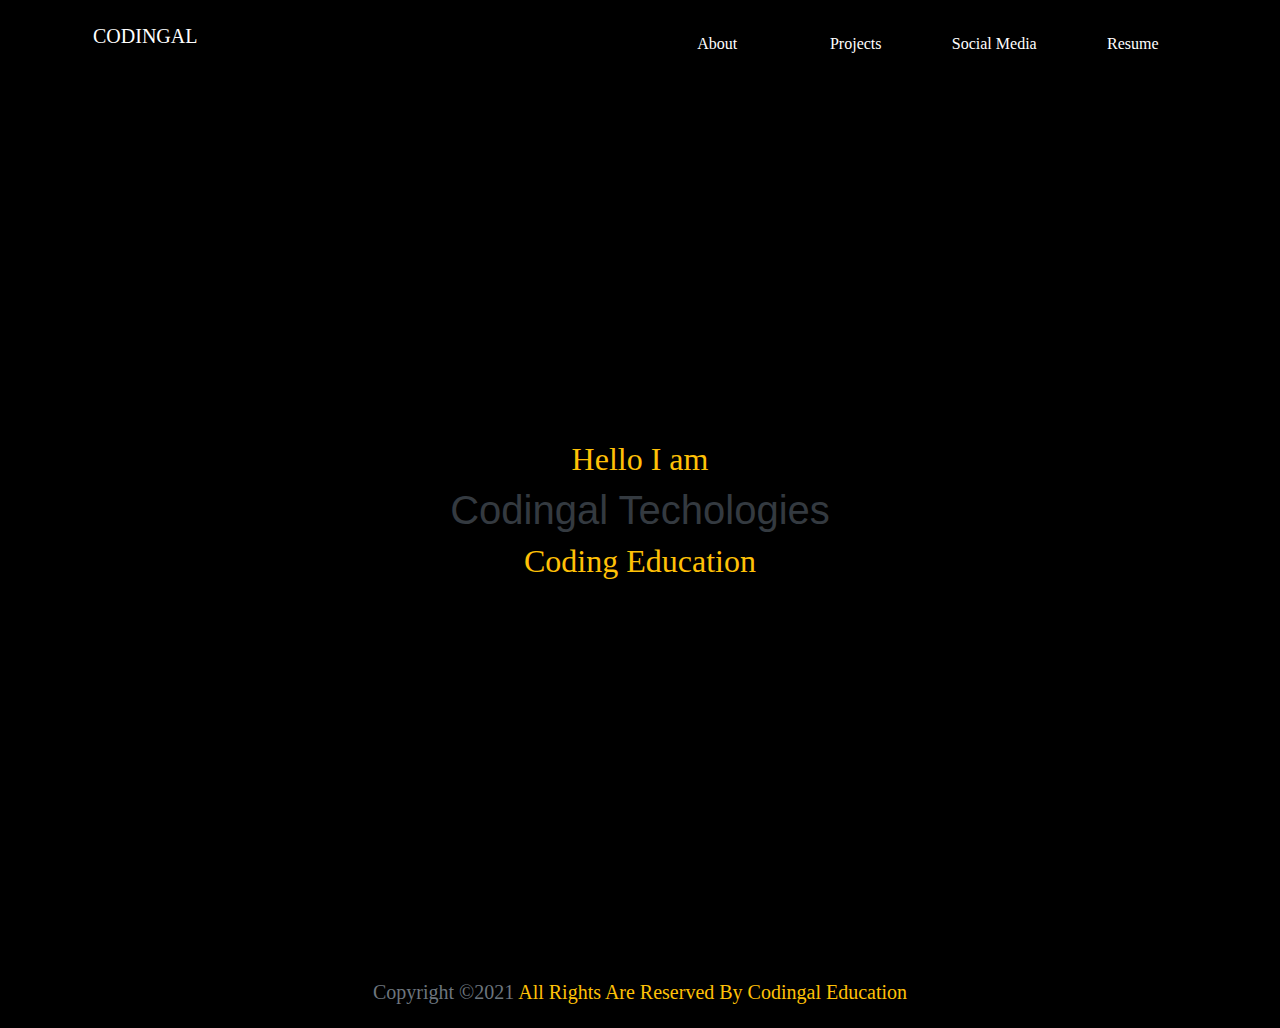
<file: index.html>
<!DOCTYPE html>
<html lang="en">
<head>
    <meta charset="UTF-8">
    <meta name="viewport" content="width=device-width, initial-scale=1.0">
    <title>activity 1</title>
    <!-- Bootstrap CSS -->
    
    <link rel="stylesheet" href="https://stackpath.bootstrapcdn.com/bootstrap/4.4.1/css/bootstrap.min.css" />
    
    <!--My CSS -->
    
    <link rel="stylesheet" href="style.css" />
    
    <!-- Font Awesome -->
    
    <link rel="stylesheet" href="https://cdnjs.cloudflare.com/ajax/libs/font-awesome/6.6.0/css/all.min.css"
        integrity="sha512-Kc323vGBEqzTmouAECnVceyQqyqdsSiqLQISBL29aUW4U/M7pSPA/gEUZQqv1cwx4OnYxTxve5UMg5GT6L4JJg=="
        crossorigin="anonymous" referrerpolicy="no-referrer" />
    
    <!-- Google Fonts -->
    
    <link href="https://fonts.googleapis.com/css?
    
    family=Baloo+Tamma+2: wght@400;500;600;700; 800&family=Roboto+Slab:wght@200;400; 600; 900&display=swap"
        rel="stylesheet" />
</head>
<body>
   <header>
     <div class="container navigation pt-3">
        <div class="row">
            <div class="col-6 d-flex justify-content-start align-items-center">
                <i class="fa fa-code fa-2x text-warning pb-3"></i>
                <h5 class="d-inline pl-2 text-white">CODINGAL</h5>
            </div>
            <div class="col-6 pt-2">
                <div class="row text-center p-2 d-flex justify-content-start align-items-center">
                    <div class="col-3">
                        <a href="about.html" class="text-white navigation-link">About</a>
                    </div>
                    <div class="col-3">
                        <a href="project.html" class="text-white navigation-link">Projects</a>
                    </div>
                    <div class="col-3">
                        <a href="socialmedia.html" class="text-white navigation-link">Social Media </a>
                    </div>
                    <div class="col-3">
                        <a href="https://packetcode.github.io/web-development-crash-course/resume-mini-project/ "
                            class="text-white navigation-link">Resume</a>
                    </div>
                </div>
            </div>
        </div>
     </div>
   </header>
   <main>
     <div class="main-container container">
        <h2 class="text-warning">Hello I am</h2>
        <h1 class="text-dark m-heading"> Codingal Techologies</h1>
        <h2 class="text-warning">Coding Education</h2>
     </div>
   </main> 
   <footer>
    <div class="container text-muted text-center py-3 ht-5">
        <h5>
            Copyright &copy;2021
            <a class="text-warning text-decoration-none" href="about.html">
                All Rights Are Reserved By Codingal Education
            </a>
        </h5>
    </div>
   </footer>
</body>
</html>
</file>
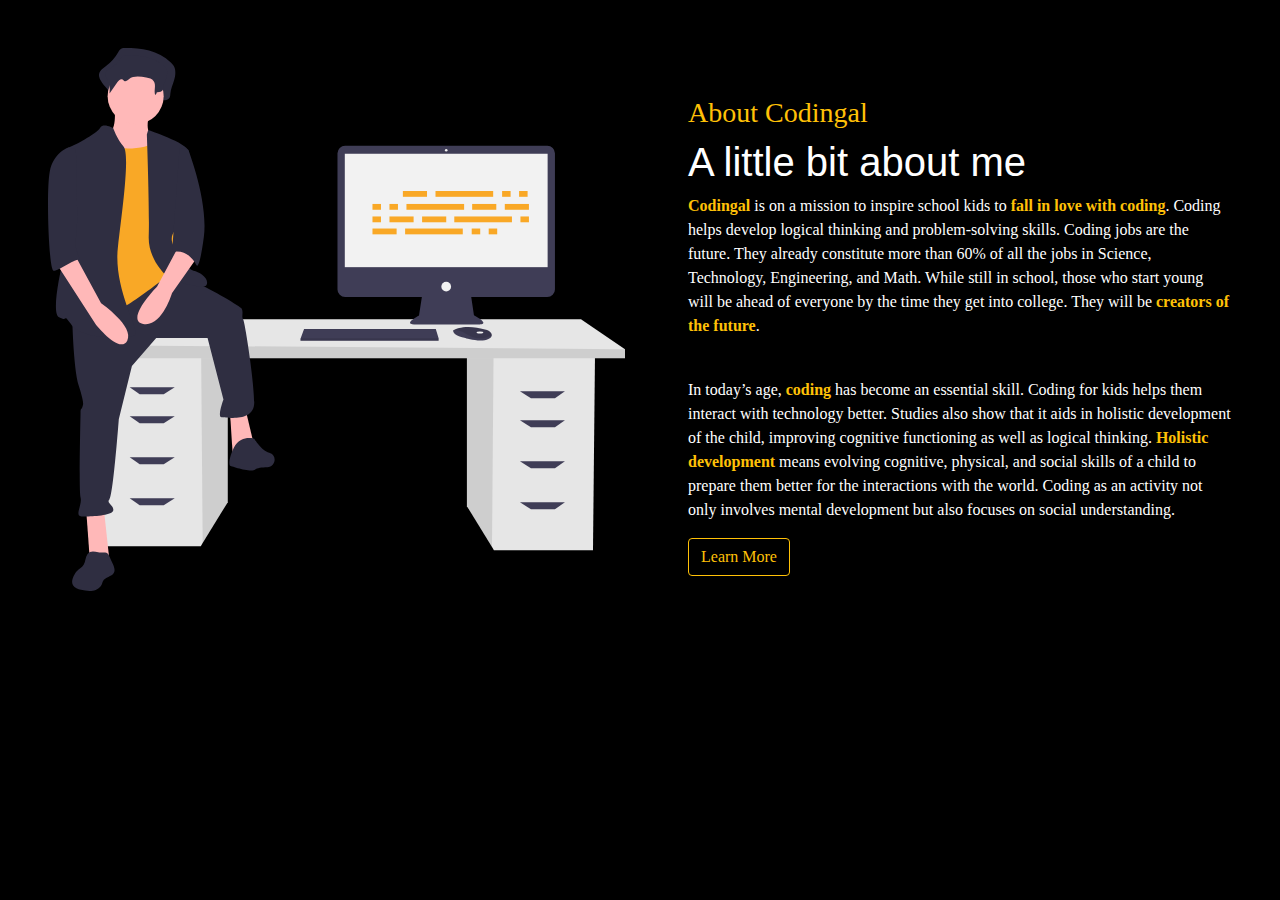
<file: about.html>
<!DOCTYPE html>
<html lang="en">
<head>
    <meta charset="UTF-8">
    <meta name="viewport" content="width=device-width, initial-scale=1.0">
    <title>Document</title>
    <!-- Bootstrap CSS -->
    
    <link rel="stylesheet" href="https://stackpath.bootstrapcdn.com/bootstrap/4.4.1/css/bootstrap.min.css" />
    
    <!--My CSS -->
    
    <link rel="stylesheet" href="style.css" />
    
    <!-- Font Awesome -->
    
    <link rel="stylesheet" href="https://cdnjs.cloudflare.com/ajax/libs/font-awesome/6.6.0/css/all.min.css"
        integrity="sha512-Kc323vGBEqzTmouAECnVceyQqyqdsSiqLQISBL29aUW4U/M7pSPA/gEUZQqv1cwx4OnYxTxve5UMg5GT6L4JJg=="
        crossorigin="anonymous" referrerpolicy="no-referrer" />
    
    <!-- Google Fonts -->
    
    <link href="https://fonts.googleapis.com/css?
        
        family=Baloo+Tamma+2: wght@400;500;600;700; 800&family=Roboto+Slab:wght@200;400; 600; 900&display=swap"
        rel="stylesheet" />
</head>
<body>
    <div  id="about" class="countainer about p-5">
        <div class="row">
            <div class="col-6">
                <img src="about_img.svg" class="img-fluid">
            </div>
            <div class="col-6 pl-5 pt-5 pb-5 text-white">
                <h3 class="text-warning"> About Codingal </h3>
                <h1 class="m-heading">A little bit about me</h1>
                <p>
                
                    <b class="text-warning">Codingal </b> is on a mission to inspire school kids to <b class="text-warning">fall in love
                        with coding</b>. Coding helps develop logical thinking and
                
                    problem-solving skills. Coding jobs are the future. They already constitute more than 60% of all the
                
                    jobs in Science, Technology, Engineering, and Math. While still in school, those who start young
                
                    will be ahead of everyone by the time they get into college. They will be <b class="text-warning">creators of the
                        future</b>.
                
                </p>
                
                <br />
                
                <p>
                
                    In today’s age, <b class="text-warning">coding </b>has become an essential skill. Coding for kids
                
                    helps them interact with technology better. Studies also show that it aids in holistic development
                
                    of the child, improving cognitive functioning as well as logical thinking.
                
                    <b class="text-warning">Holistic development </b> means evolving cognitive, physical, and social
                
                    skills of a child to prepare them better for the interactions with the world. Coding as an activity
                
                    not only involves mental development but also focuses on social understanding.
                </p>
                <button class="btn btn-outline-warning">Learn More</button>
            </div>
        </div>
    </div>
</body>
</html>
</file>
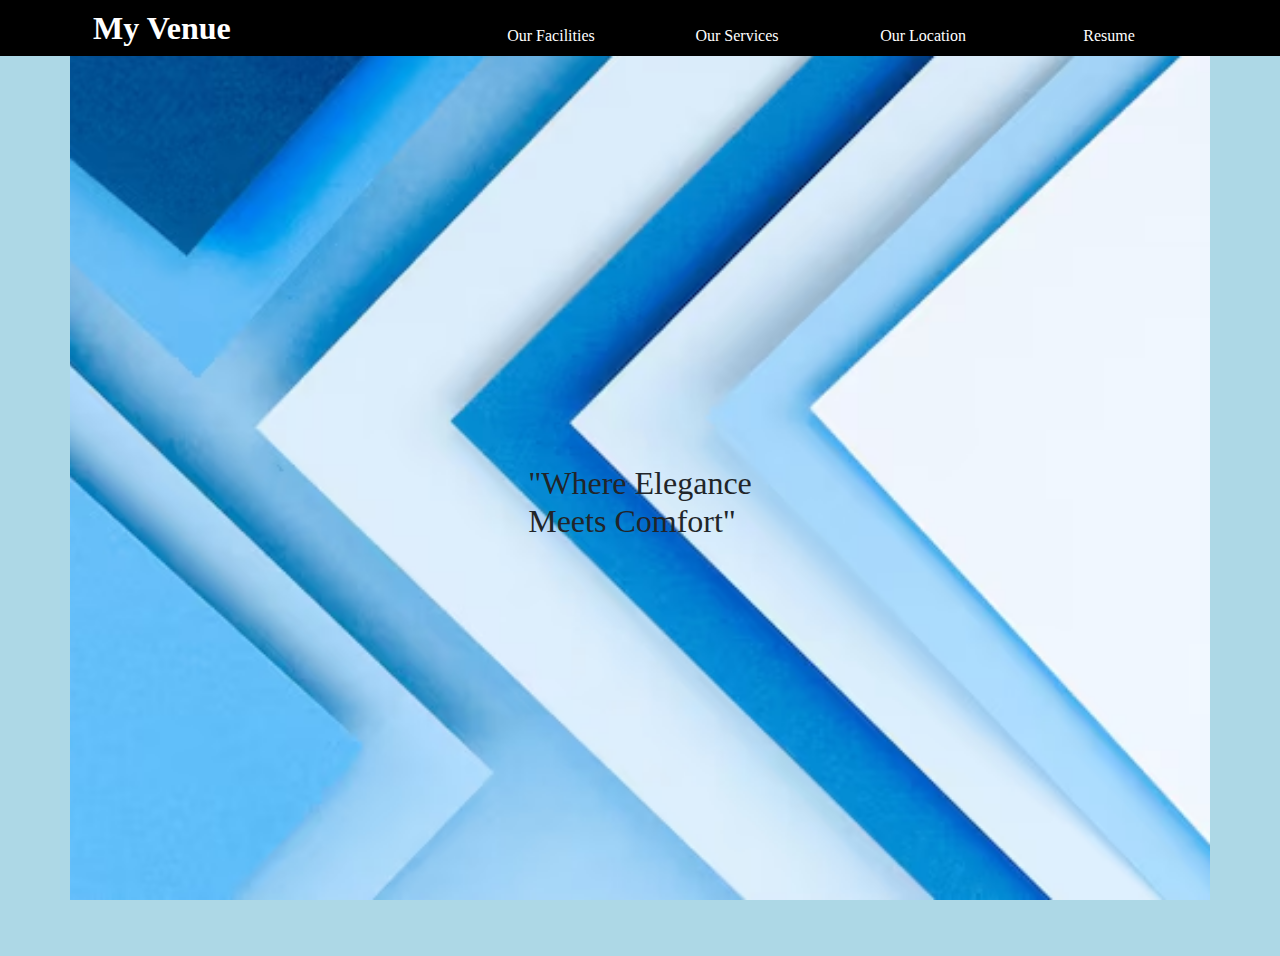
<file: afterclassproject.html>
<!DOCTYPE html>
<html lang="en">
<head>
    <meta charset="UTF-8">
    <meta name="viewport" content="width=device-width, initial-scale=1.0">
    <title>Document</title>
    <!-- Bootstrap CSS -->
    
    <link rel="stylesheet" href="https://stackpath.bootstrapcdn.com/bootstrap/4.4.1/css/bootstrap.min.css" />
    
    <!--My CSS -->
    
    <link rel="stylesheet" href="style1.css" />
    
    <!-- Font Awesome -->
    
    <link rel="stylesheet" href="https://cdnjs.cloudflare.com/ajax/libs/font-awesome/6.6.0/css/all.min.css"
        integrity="sha512-Kc323vGBEqzTmouAECnVceyQqyqdsSiqLQISBL29aUW4U/M7pSPA/gEUZQqv1cwx4OnYxTxve5UMg5GT6L4JJg=="
        crossorigin="anonymous" referrerpolicy="no-referrer" />
    
    <!-- Google Fonts -->
    
    <link href="https://fonts.googleapis.com/css?
            
            family=Baloo+Tamma+2: wght@400;500;600;700; 800&family=Roboto+Slab:wght@200;400; 600; 900&display=swap"
        rel="stylesheet" />
</head>
<body>
    <header>
        <div class="container navigation pt-2">
            <div class="row">
                <div class="col-4 d-flex justify-content-start align-items-center">
                    <h2 class="d-inline pl-2 text-white"><b>My Venue</b></h2>
                </div>
                <div class="col-8 pt-2">
                    <div class="row text-center p-2 d-flex justify-content-start align-items-center">
                        <div class="col-3">
                            <a href="facilities.html" class="text-white navigation-link">Our Facilities</a>
                        </div>
                        <div class="col-3">
                            <a href="services.html" class="text-white navigation-link">Our Services</a>
                        </div>
                        <div class="col-3">
                            <a href="location.html" class="text-white navigation-link">Our Location</a>
                        </div>
                        <div class="col-3">
                            <a href="https://packetcode.github.io/web-development-crash-course/resume-mini-project/ "
                                class="text-white navigation-link">Resume</a>
                        </div>
                    </div>
            </div>    
        </div>
    </header>
    <main>
        <div class="main-container container">
        <h2 >"Where Elegance <br> Meets Comfort"</h2>
        </div>
    </main>
    <footer></footer>
</body>
</html>
</file>
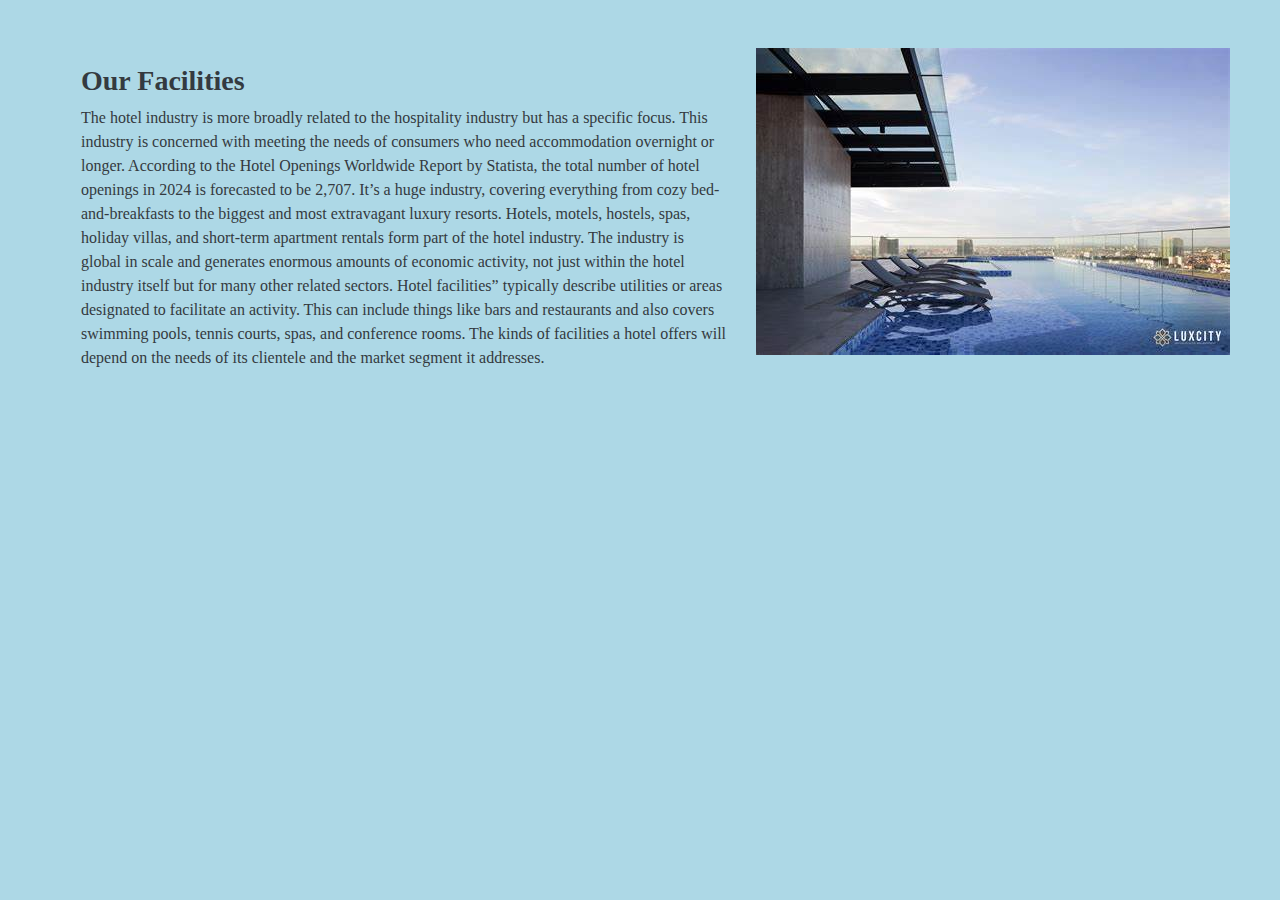
<file: facilities.html>
<!DOCTYPE html>
<html lang="en">
<head>
    <meta charset="UTF-8">
    <meta name="viewport" content="width=device-width, initial-scale=1.0">
    <title>Document</title>
    <!-- Bootstrap CSS -->
    
    <link rel="stylesheet" href="https://stackpath.bootstrapcdn.com/bootstrap/4.4.1/css/bootstrap.min.css" />
    
    <!--My CSS -->
    
    <link rel="stylesheet" href="style1.css" />
    
    <!-- Font Awesome -->
    
    <link rel="stylesheet" href="https://cdnjs.cloudflare.com/ajax/libs/font-awesome/6.6.0/css/all.min.css"
        integrity="sha512-Kc323vGBEqzTmouAECnVceyQqyqdsSiqLQISBL29aUW4U/M7pSPA/gEUZQqv1cwx4OnYxTxve5UMg5GT6L4JJg=="
        crossorigin="anonymous" referrerpolicy="no-referrer" />
    
    <!-- Google Fonts -->
    
    <link href="https://fonts.googleapis.com/css?
            
            family=Baloo+Tamma+2: wght@400;500;600;700; 800&family=Roboto+Slab:wght@200;400; 600; 900&display=swap"
        rel="stylesheet" />
    
</head>
<body>
    <div id="facilities" class="countainer p-5">
        <div class="row">
            <div class="col-7 pl-5 pt-3 pb-3 text-dark">
                <h3><b>Our Facilities</b></h3>
                <p>The hotel industry is more broadly related to the hospitality industry but has a specific focus. This industry is
                concerned with meeting the needs of consumers who need accommodation overnight or longer. According to the Hotel
                Openings Worldwide Report by Statista, the total number of hotel openings in 2024 is forecasted to be 2,707.
                
                It’s a huge industry, covering everything from cozy bed-and-breakfasts to the biggest and most extravagant luxury
                resorts. Hotels, motels, hostels, spas, holiday villas, and short-term apartment rentals form part of the hotel
                industry. The industry is global in scale and generates enormous amounts of economic activity, not just within the hotel
                industry itself but for many other related sectors.
                    Hotel facilities” typically describe utilities or areas designated to facilitate an activity. This can include things
                like bars and restaurants and also covers swimming pools, tennis courts, spas, and conference rooms. The kinds of
                facilities a hotel offers will depend on the needs of its clientele and the market segment it addresses.</p>
            </div>
            <div class="col-5">
                <img src="facilities.jpeg" class="img-fluid">

            </div>
        </div>
    </div>
</body>
</html>
</file>
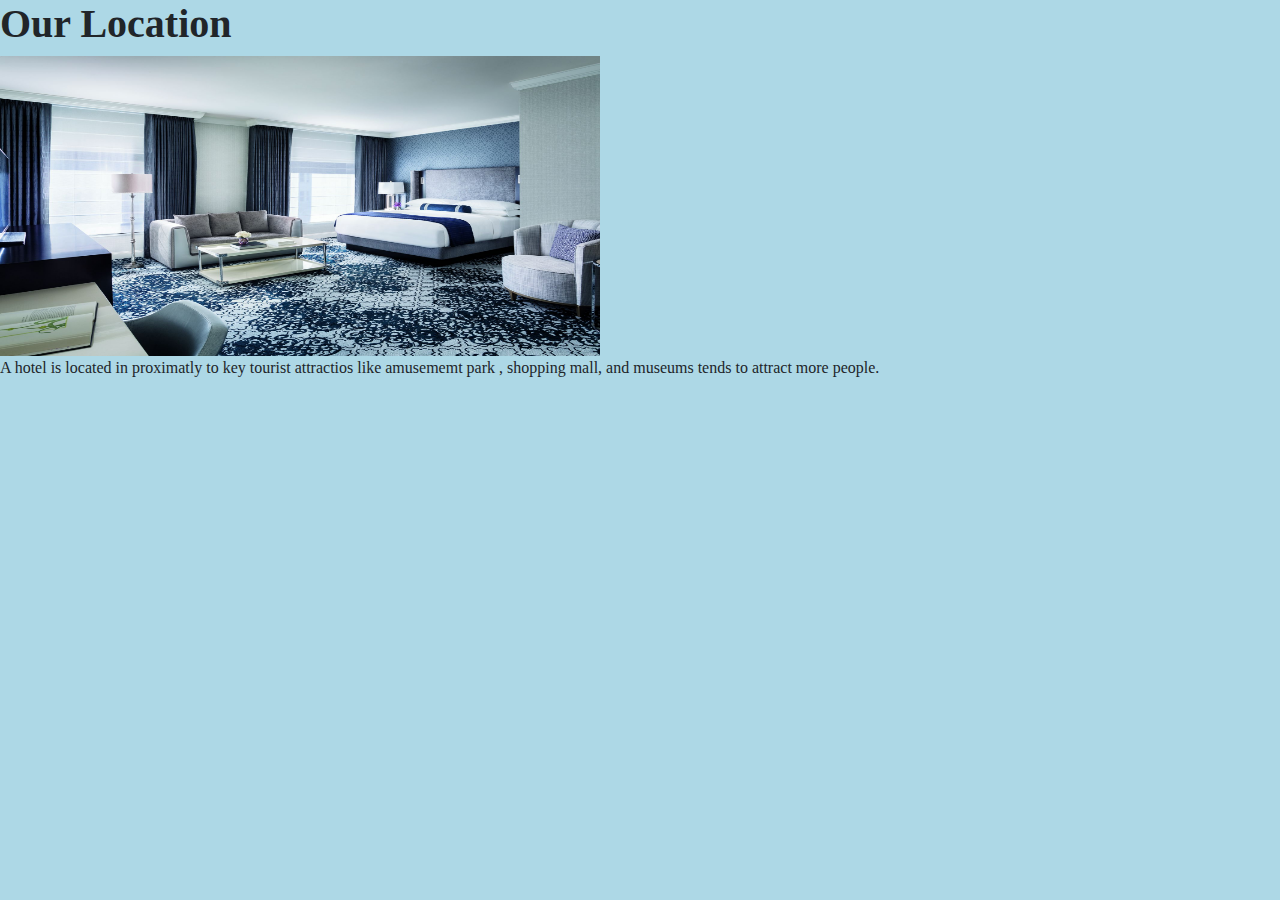
<file: location.html>
<!DOCTYPE html>
<html lang="en">
<head>
    <meta charset="UTF-8">
    <meta name="viewport" content="width=device-width, initial-scale=1.0">
    <title>Document</title>
    <!-- Bootstrap CSS -->
    
    <link rel="stylesheet" href="https://stackpath.bootstrapcdn.com/bootstrap/4.4.1/css/bootstrap.min.css" />
    
    <!--My CSS -->
    
    <link rel="stylesheet" href="style1.css" />
    
    <!-- Font Awesome -->
    
    <link rel="stylesheet" href="https://cdnjs.cloudflare.com/ajax/libs/font-awesome/6.6.0/css/all.min.css"
        integrity="sha512-Kc323vGBEqzTmouAECnVceyQqyqdsSiqLQISBL29aUW4U/M7pSPA/gEUZQqv1cwx4OnYxTxve5UMg5GT6L4JJg=="
        crossorigin="anonymous" referrerpolicy="no-referrer" />
    
    <!-- Google Fonts -->
    
    <link href="https://fonts.googleapis.com/css?
                
                family=Baloo+Tamma+2: wght@400;500;600;700; 800&family=Roboto+Slab:wght@200;400; 600; 900&display=swap"
        rel="stylesheet" />
</head>
<body>
    <h1><b>Our Location</b></h1>
    <img src="hotel 1.jpeg" alt=".." height="300px" width="600px">
    <p>A hotel is located in proximatly to key tourist attractios like amusememt park , shopping mall, and museums tends to attract more people.</p>
</body>
</html>
</file>
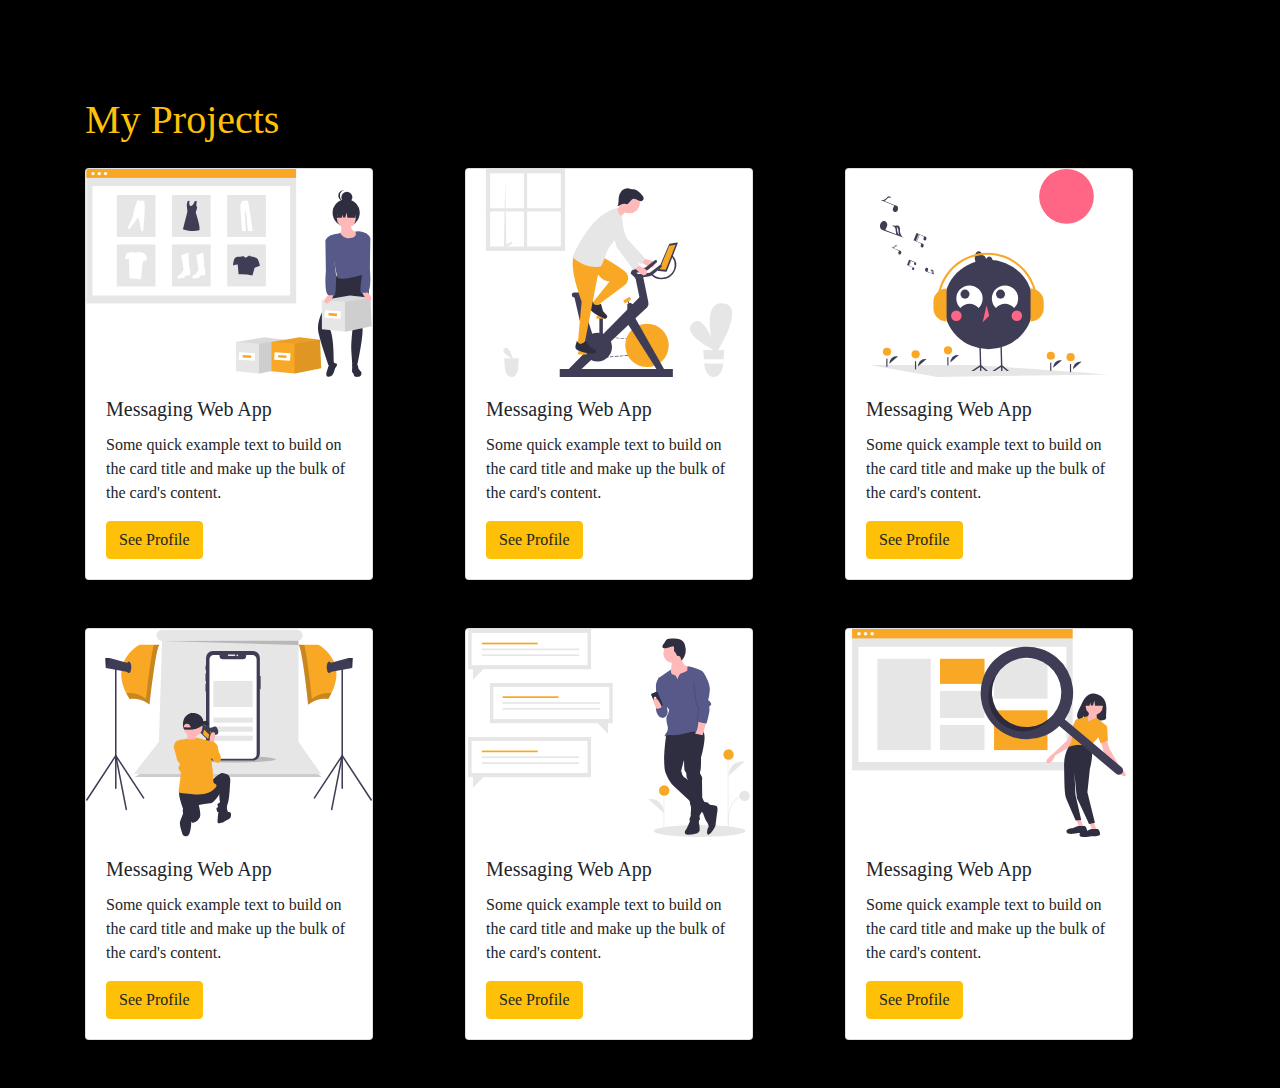
<file: project.html>
<!DOCTYPE html>
<html lang="en">
<head>
    <meta charset="UTF-8">
    <meta name="viewport" content="width=device-width, initial-scale=1.0">
    <title>Document</title>
    <!-- Bootstrap CSS -->
    
    <link rel="stylesheet" href="https://stackpath.bootstrapcdn.com/bootstrap/4.4.1/css/bootstrap.min.css" />
    
    <!--My CSS -->
    
    <link rel="stylesheet" href="style.css" />
    
    <!-- Font Awesome -->
    
    <link rel="stylesheet" href="https://cdnjs.cloudflare.com/ajax/libs/font-awesome/6.6.0/css/all.min.css"
        integrity="sha512-Kc323vGBEqzTmouAECnVceyQqyqdsSiqLQISBL29aUW4U/M7pSPA/gEUZQqv1cwx4OnYxTxve5UMg5GT6L4JJg=="
        crossorigin="anonymous" referrerpolicy="no-referrer" />
    
    <!-- Google Fonts -->
    
    <link href="https://fonts.googleapis.com/css?
        
        family=Baloo+Tamma+2: wght@400;500;600;700; 800&family=Roboto+Slab:wght@200;400; 600; 900&display=swap"
        rel="stylesheet" />
</head>
<body>
    <div id="project" class="container mt-5 pt-5">
        <h1 class="text-warning mb-3 pb-2">My Projects</h1>
        <div class="row">
            <div class="col-4 mb-5">
                <div class="card" style="width:18rem;">
                    <img src="e_commerce_platform.svg" class="card-img-top" style="height:13rem;" alt="...">
                     <div class="card-body">
                        <h5 class="card-title">Messaging Web App</h5>
                        <p class="card-text">Some quick example text to build on the card title and make up the bulk of the card's content.</p>
                        <a href="#" class="btn btn-warning">See Profile</a>
                     </div>
                </div>
            </div>
            <div class="col-4 mb-5">
                <div class="card" style="width:18rem;">
                <img src="fitness.svg" class="card-img-top" style="height:13rem;" alt="...">
                <div class="card-body">
                    <h5 class="card-title">Messaging Web App</h5>
                    <p class="card-text">Some quick example text to build on the card title and make up the bulk of the card's content.</p>
                    <a href="#" class="btn btn-warning">See Profile</a>
                </div>
            </div>
        </div>
            <div class="col-4 mb-5">
                <div class="card" style="width:18rem;">
                <img src="music.svg" class="card-img-top" style="height:13rem;" alt="...">
                <div class="card-body">
                    <h5 class="card-title">Messaging Web App</h5>
                    <p class="card-text">Some quick example text to build on the card title and make up the bulk of the card's content.</p>
                    <a href="#" class="btn btn-warning">See Profile</a>
                </div>
            </div>
        </div>
            <div class="col-4 mb-5">
                <div class="card" style="width:18rem;">
                <img src="photography.svg" class="card-img-top" style="height:13rem;" alt="...">
                <div class="card-body">
                    <h5 class="card-title">Messaging Web App</h5>
                    <p class="card-text">Some quick example text to build on the card title and make up the bulk of the card's content.</p>
                    <a href="#" class="btn btn-warning">See Profile</a>
                </div>
            </div>
        </div>
            <div class="col-4 mb-5">
                <div class="card" style="width:18rem;">
                <img src="messaging.svg" class="card-img-top" style="height:13rem;" alt="...">
                <div class="card-body">
                    <h5 class="card-title">Messaging Web App</h5>
                    <p class="card-text">Some quick example text to build on the card title and make up the bulk of the card's content.</p>
                    <a href="#" class="btn btn-warning">See Profile</a>
                </div>
            </div>
        </div>
            <div class="col-4 mb-5">
                <div class="card" style="width:18rem;">
                <img src="web_scraping.svg" class="card-img-top" style="height:13rem;" alt="...">
                <div class="card-body">
                    <h5 class="card-title">Messaging Web App</h5>
                    <p class="card-text">Some quick example text to build on the card title and make up the bulk of the card's content.</p>
                    <a href="#" class="btn btn-warning">See Profile</a>
                </div>
            </div>
        </div>
        </div>
    </div>
</body>
</html>
</file>
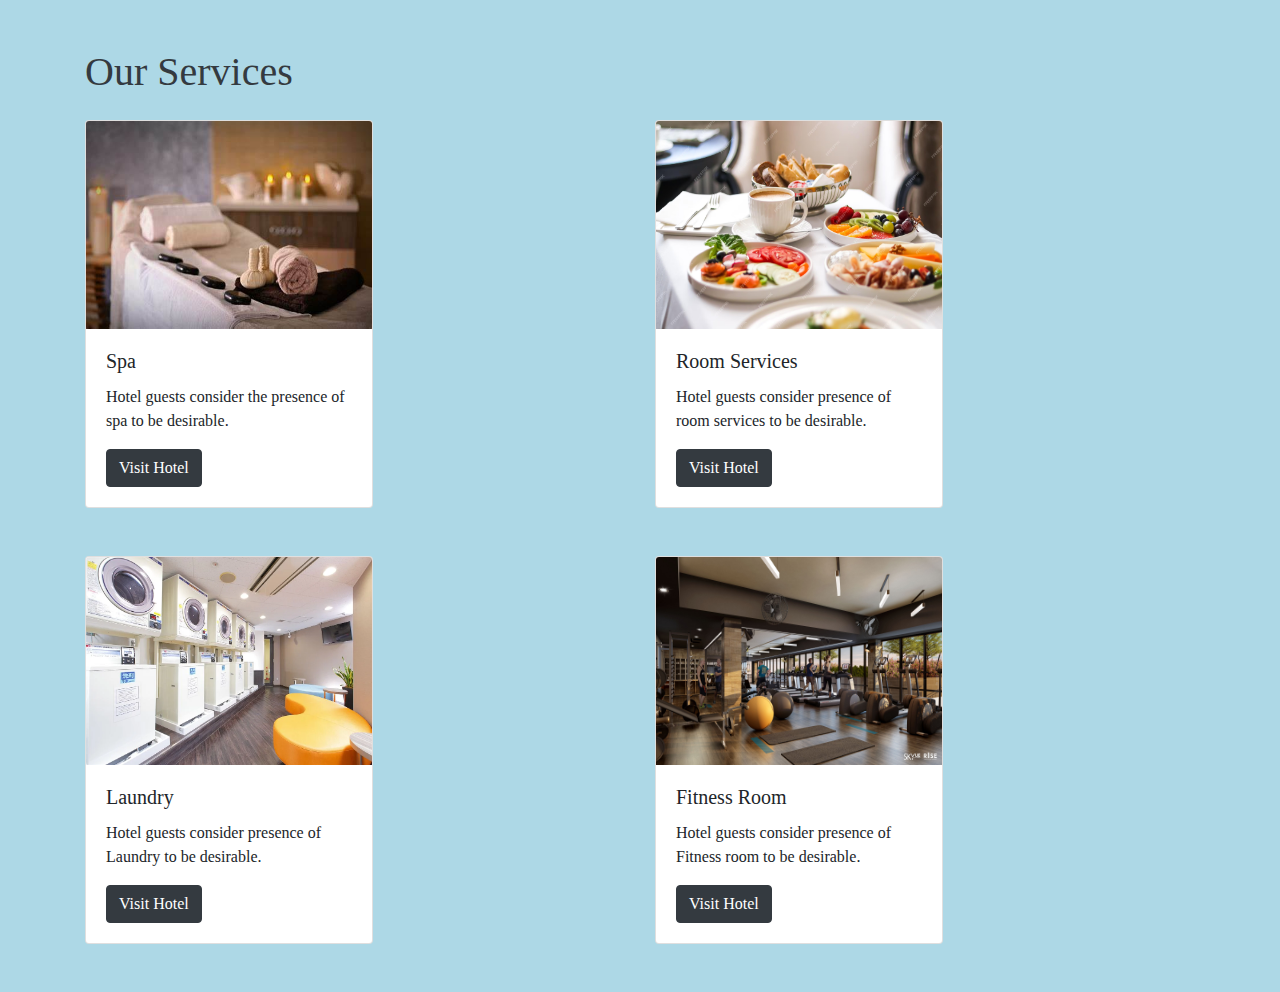
<file: services.html>
<!DOCTYPE html>
<html lang="en">
<head>
    <meta charset="UTF-8">
    <meta name="viewport" content="width=device-width, initial-scale=1.0">
    <title>Document</title>
    <!-- Bootstrap CSS -->
    
    <link rel="stylesheet" href="https://stackpath.bootstrapcdn.com/bootstrap/4.4.1/css/bootstrap.min.css" />
    
    <!--My CSS -->
    
    <link rel="stylesheet" href="style1.css" />
    
    <!-- Font Awesome -->
    
    <link rel="stylesheet" href="https://cdnjs.cloudflare.com/ajax/libs/font-awesome/6.6.0/css/all.min.css"
        integrity="sha512-Kc323vGBEqzTmouAECnVceyQqyqdsSiqLQISBL29aUW4U/M7pSPA/gEUZQqv1cwx4OnYxTxve5UMg5GT6L4JJg=="
        crossorigin="anonymous" referrerpolicy="no-referrer" />
    
    <!-- Google Fonts -->
    
    <link href="https://fonts.googleapis.com/css?
                
                family=Baloo+Tamma+2: wght@400;500;600;700; 800&family=Roboto+Slab:wght@200;400; 600; 900&display=swap"
        rel="stylesheet" />
</head>
<body>
    
    <div id="services" class="container mt-6 pt-5">
        <h1 class="text-dark mb-3 pb-2">Our Services</h1>
        <div class="row">
            <div class="col-6 mb-5">
                <div class="card" style="width:18rem;">
                    <img src="spa.jpeg" class="card-img-top" style="height:13rem;" alt="...">
                    <div class="card-body">
                        <h5 class="card-title">Spa</h5>
                        <p class="card-text">Hotel guests consider the presence of spa to be desirable.
                        </p>
                        <a href="#" class="btn btn-dark">Visit Hotel</a>
                    </div>
                </div>
            </div>
            <div class="col-6 mb-5">
                <div class="card" style="width:18rem;">
                    <img src="room servisces.avif" class="card-img-top" style="height:13rem;" alt="...">
                    <div class="card-body">
                        <h5 class="card-title">Room Services</h5>
                        <p class="card-text">Hotel guests consider presence of room services to be desirable.
                        </p>
                        <a href="#" class="btn btn-dark">Visit Hotel</a>
                    </div>
                </div>
            </div>
        
        
            <div class="col-6 mb-5">
                <div class="card" style="width:18rem;">
                    <img src="laundry.webp" class="card-img-top" style="height:13rem;" alt="...">
                    <div class="card-body">
                        <h5 class="card-title">Laundry</h5>
                        <p class="card-text">Hotel guests consider presence of Laundry to be desirable.
                        </p>
                        <a href="#" class="btn btn-dark">Visit Hotel</a>
                    </div>
                </div>
            </div>
            <div class="col-6 mb-5">
                <div class="card" style="width:18rem;">
                    <img src="fitness room.jpg" class="card-img-top" style="height:13rem;" alt="...">
                    <div class="card-body">
                        <h5 class="card-title">Fitness Room </h5>
                        <p class="card-text">Hotel guests consider presence of Fitness room to be desirable.
                        </p>
                        <a href="#" class="btn btn-dark">Visit Hotel</a>
                    </div>
                </div>
            </div>
        </div>
    </div>
</body>
</html>
</file>
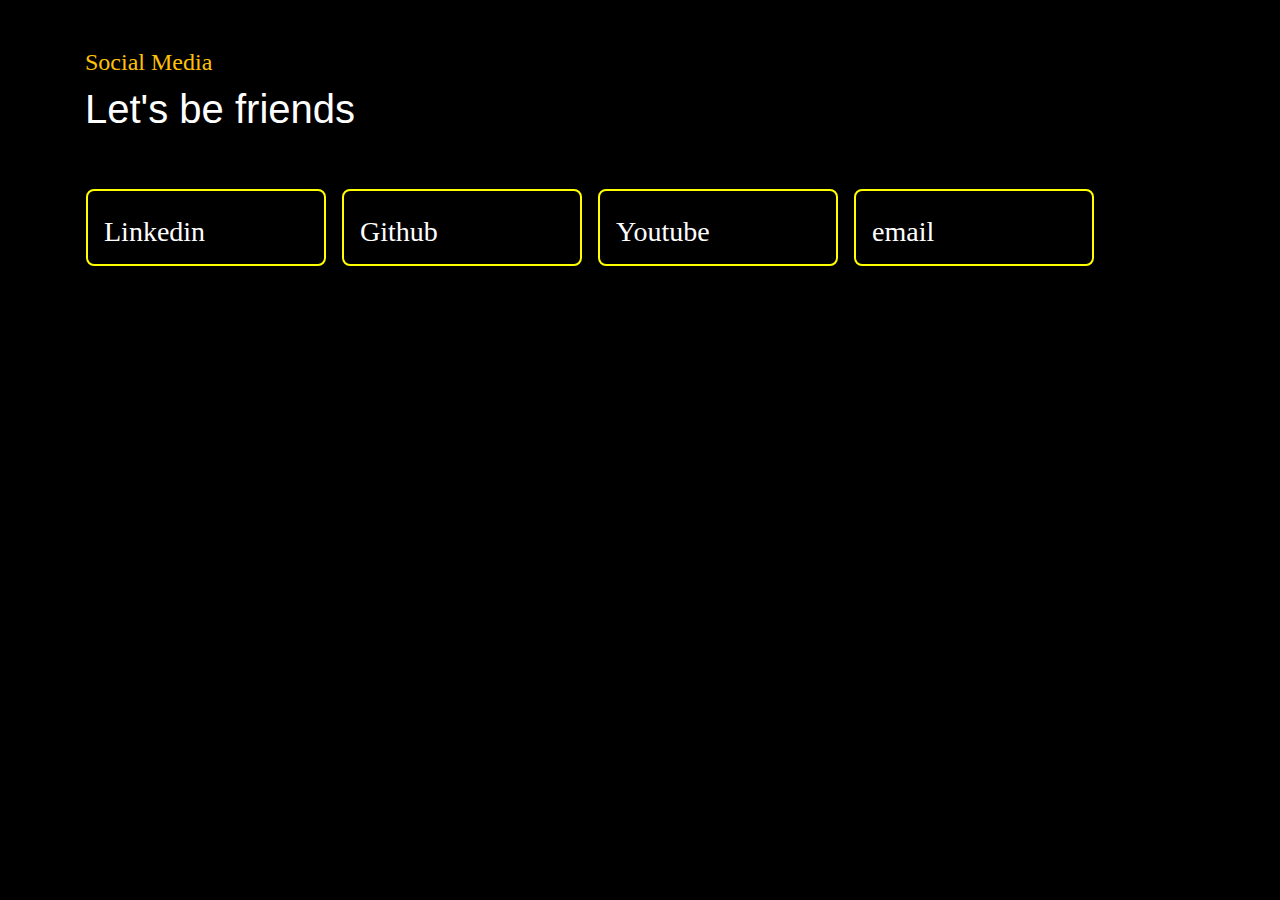
<file: socialmedia.html>
<!DOCTYPE html>
<html lang="en">
<head>
    <meta charset="UTF-8">
    <meta name="viewport" content="width=device-width, initial-scale=1.0">
    <title>Document</title>
    <!-- Bootstrap CSS -->
    
    <link rel="stylesheet" href="https://stackpath.bootstrapcdn.com/bootstrap/4.4.1/css/bootstrap.min.css" />
    
    <!--My CSS -->
    
    <link rel="stylesheet" href="style.css" />
    
    <!-- Font Awesome -->
    
    <link rel="stylesheet" href="https://cdnjs.cloudflare.com/ajax/libs/font-awesome/6.6.0/css/all.min.css"
        integrity="sha512-Kc323vGBEqzTmouAECnVceyQqyqdsSiqLQISBL29aUW4U/M7pSPA/gEUZQqv1cwx4OnYxTxve5UMg5GT6L4JJg=="
        crossorigin="anonymous" referrerpolicy="no-referrer" />
    
    <!-- Google Fonts -->
    
    <link href="https://fonts.googleapis.com/css?
            
            family=Baloo+Tamma+2: wght@400;500;600;700; 800&family=Roboto+Slab:wght@200;400; 600; 900&display=swap"
        rel="stylesheet" />
</head>
<body>
    <div id="socialmedia" class="container-fluid">
    <div class="container text-white py-5">
        <h4 class="text-warning">Social Media</h4>
        <h1 class="m-heading">Let's be friends</h1>
        <div class="row pt-5">
            <div class="col-3 media_link btn" href="#">
                <div class="row">
                    <div class="col-6 d-flex justify-content-start">
                        <h3 class="m-0 pt-2 text-white">Linkedin</h3>
                    </div>
                    <div class="col-6 d-flex justify-content-end align-item-center">
                        <i class="fab fa-linkedin-in fa-2x text-secondary"></i>
                    </div>
                </div>
            </div>
            <div class="col-3 media_link btn">
                <div class="row">
                    <div class="col-6 d-flex justify-content-start">
                        <h3 class="m-0 pt-2 text-white">Github</h3>
                    </div>
                    <div class="col-6 d-flex justify-content-end align-item-center">
                        <i class="fab fa-github fa-2x text-secondary"></i>
                    </div>
                </div>
            </div>
            <div class="col-3 media_link btn">
                <div class="row">
                    <div class="col-6 d-flex justify-content-start">
                        <h3 class="m-0 pt-2 text-white">Youtube</h3>
                    </div>
                    <div class="col-6 d-flex justify-content-end align-item-center">
                        <i class="fab fa-youtube fa-2x text-secondary"></i>
                    </div>
                </div>
            </div>
            <div class="col-3 media_link btn">
                <div class="row">
                    <div class="col-6 d-flex justify-content-start">
                        <h3 class="m-0 pt-2 text-white">email</h3>
                    </div>
                    <div class="col-6 d-flex justify-content-end align-item-center">
                        <i class="fas fa-envelope fa-2x text-secondary"></i>
                    </div>
                </div>
            </div>
        </div>
    </div>
    </div>
</body>
</html>
</file>
<file: style.css>
/*global properties*/
head {
     scroll-behavior: smooth;
}
body{
    background: black;
    font-family: "baloo Tamaa 2",cursive;
}
/*main heading*/
.m-heading{
    font-family:'Franklin Gothic Medium', 'Arial Narrow', Arial, sans-serif;
}
/*navigation-link*/
.navigation-link{
    border: 2px solid transparent;
}
.navigation-link:hover{
    text-decoration: none;
    border-bottom: 2px solid yellow;
    transition: 0.5 ease;
}
.text-white{
    color: white;
}
.main-container {
    height: 100vh;
    display: flex;
    flex-direction: column;
    justify-content: center;
    align-items: center;
.main-container {
        height: 100vh;
        display: flex;
        flex-direction: column;
        justify-content: center;
        align-items: center;
        background-image: url('slider\ 1.jpg');
        background-attachment: fixed;
        background-size: cover;
    }
}

/* Aligning items in main row */
.main_row {
    display: flex;
    justify-content: center;
    align-items: center;

}

/* Changing Name Font sixe */
.main_row h1 {
    color: gray;
    font-size: 5rem;

}
/* Making the main image the size of the screen */ 
.main_row img {
    width: auto;
    height: 100vh;

}
.media_link{
    padding: 1rem;
    max-width: 15rem;
    margin-left: 1rem;
    border: 2px solid yellow;
    border-radius: 0.5rem;
}
</file>
<file: style1.css>
head {
   
    scroll-behavior: smooth;
}
header{
    background-color: black;
}
body {
    background:lightblue;
    font-family: "baloo Tamaa 2", cursive;
}
.navigation-link {
    border: 2px solid transparent;
}
.navigation-link:hover {
    text-decoration: none;
    border-bottom: 3px solid white;
    transition: 0.5 ease;
}
.main-container {
    height: 100vh;
    display: flex;
    flex-direction: column;
    justify-content: center;
    align-items: center;
    background-image: url('background.avif');
        background-attachment: fixed;
        background-size: cover;
}
</file>
